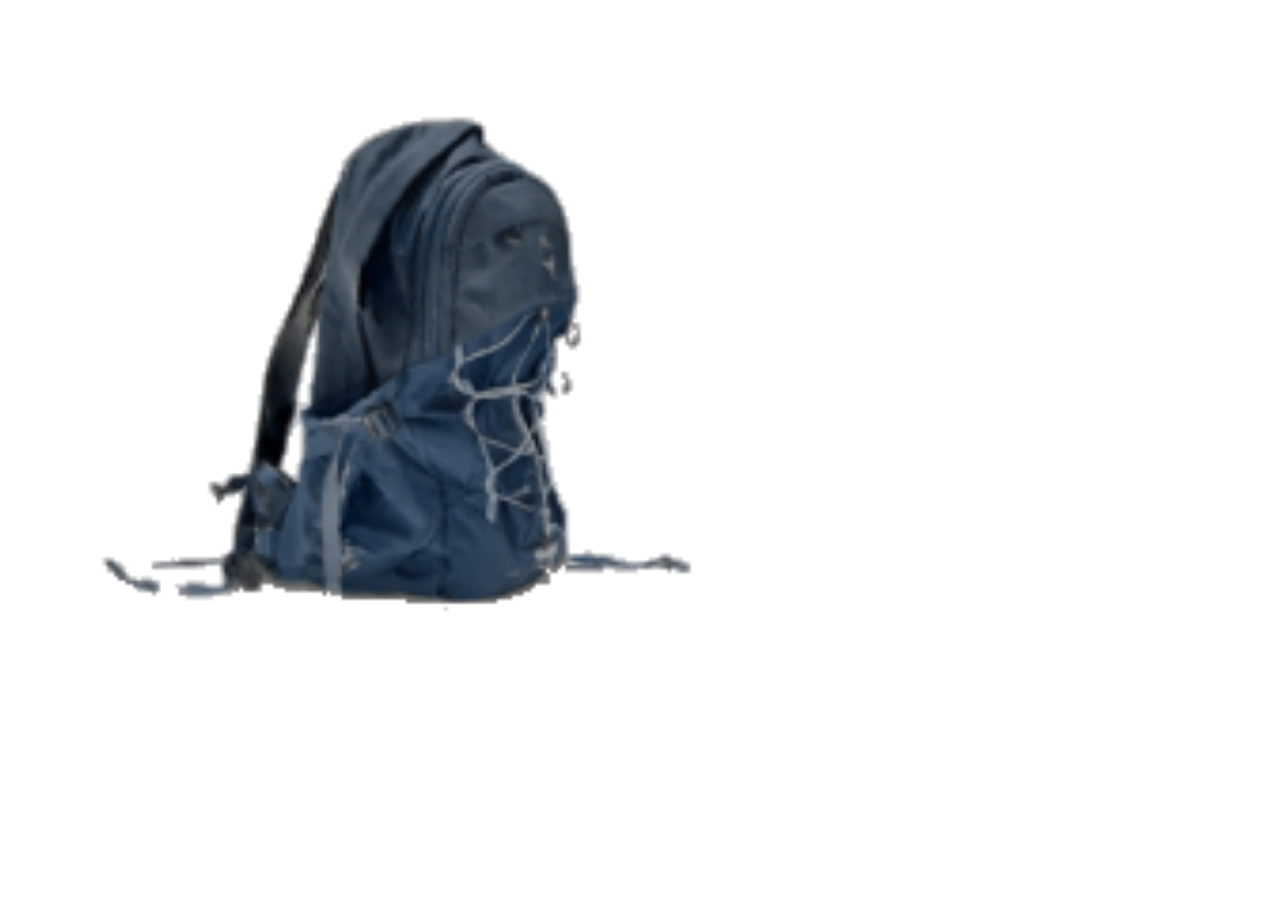
<file: index.html>
<!DOCTYPE html>
<html>
<head>

    <title>digi-pack</title>
    <link rel="stylesheet" href="web.css">
    
<style>
h1 {
    text-align: center;
}

p{
    text-align: center;
    font-size: 20px;
    font-family: 'Trebuchet MS', 'Lucida Sans Unicode', 'Lucida Grande', 'Lucida Sans', Arial, sans-serif;

}

img{
    width: 60%;
    text-align: center;
}

</style>

    </head>
    
<body>





<a href="index2.html"><img src="bag_spin.gif"></a>



</body>

    </html>
</file>
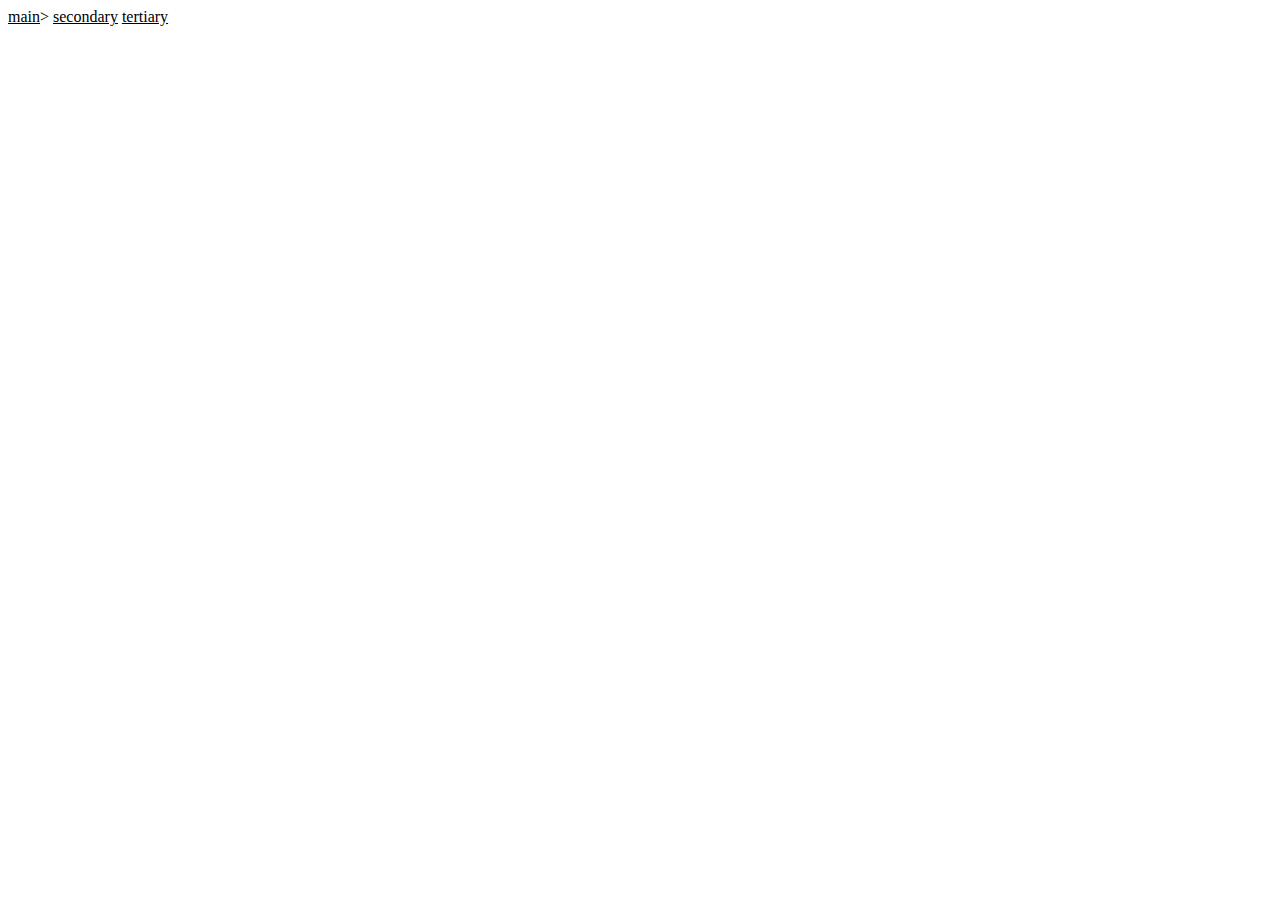
<file: index2.html>
<!DOCTYPE html>
<html>
<head>

    <title>digi-pack</title>
    <link rel="stylesheet" href="web.css">

<style>
h1 {
    text-align: center;
}

p{
    text-align: center;
    font-size: 20px;
    font-family: 'Trebuchet MS', 'Lucida Sans Unicode', 'Lucida Grande', 'Lucida Sans', Arial, sans-serif;

}

img{
    width: 60%;
    text-align: center;
}

a{
    align-items: center;
}

</style>

        </head>

<body>

<a href="index7.html">main</a>>
<a href="">secondary</a>
<a href="">tertiary</a>
</body>

    </html>
</file>
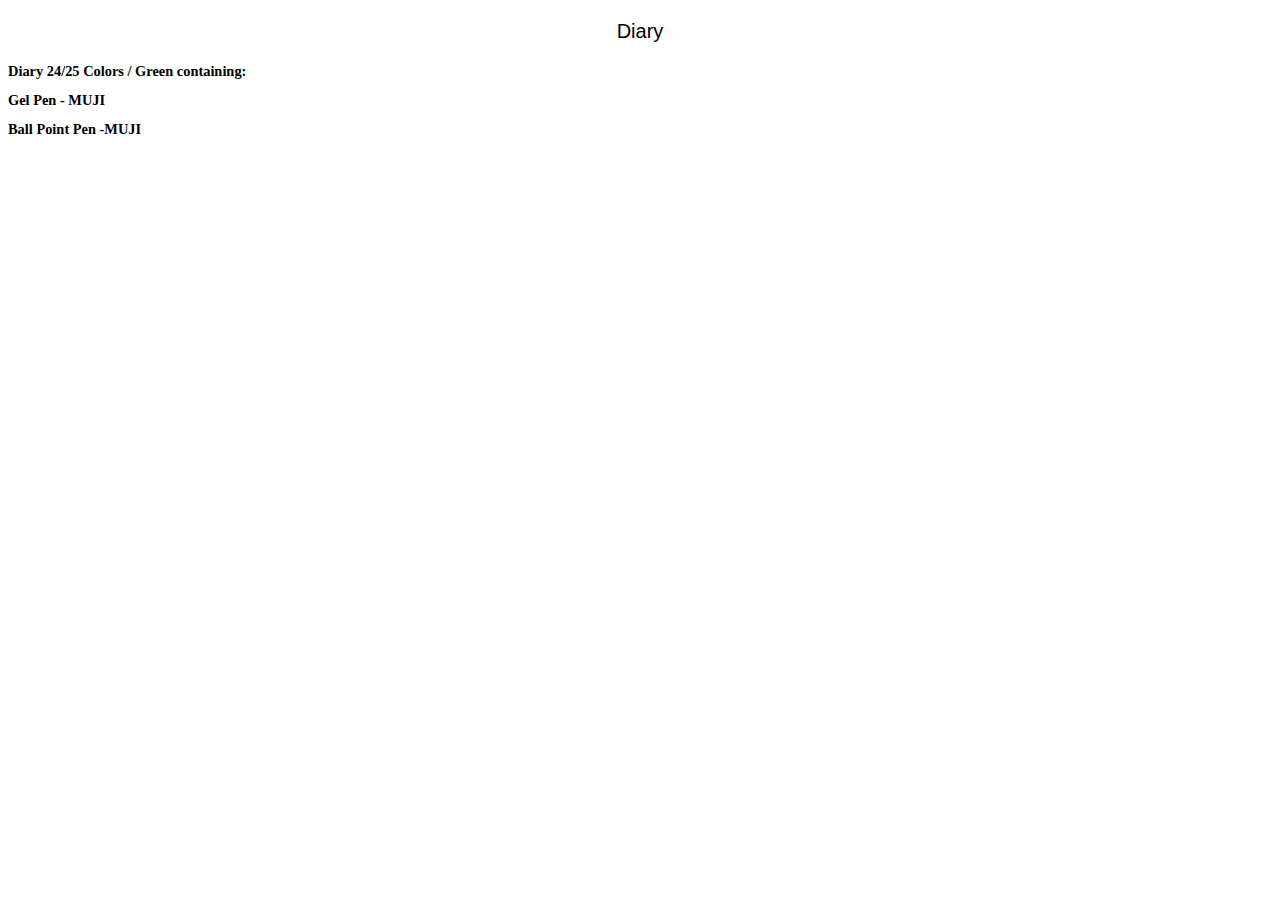
<file: index3.html>
<!DOCTYPE html>
<html>
<head>

    <title>digi-pack</title>
    <link rel="stylesheet" href="web.css">

<style>
h1 {
    text-align: center;
}

p{
    text-align: center;
    font-size: 20px;
    font-family: 'Trebuchet MS', 'Lucida Sans Unicode', 'Lucida Grande', 'Lucida Sans', Arial, sans-serif;

}

img{
    width: 30%;
    text-align: center;
}

a{
    align-items: center;
}

</style>

    
        </head>

<body>

<p> Diary</p>
    
<h2>Diary 24/25 Colors / Green containing:</h2>
<h2>Gel Pen - MUJI</h2>
<h2>Ball Point Pen -MUJI</h2>



    

</body>
    
    </html>
</file>
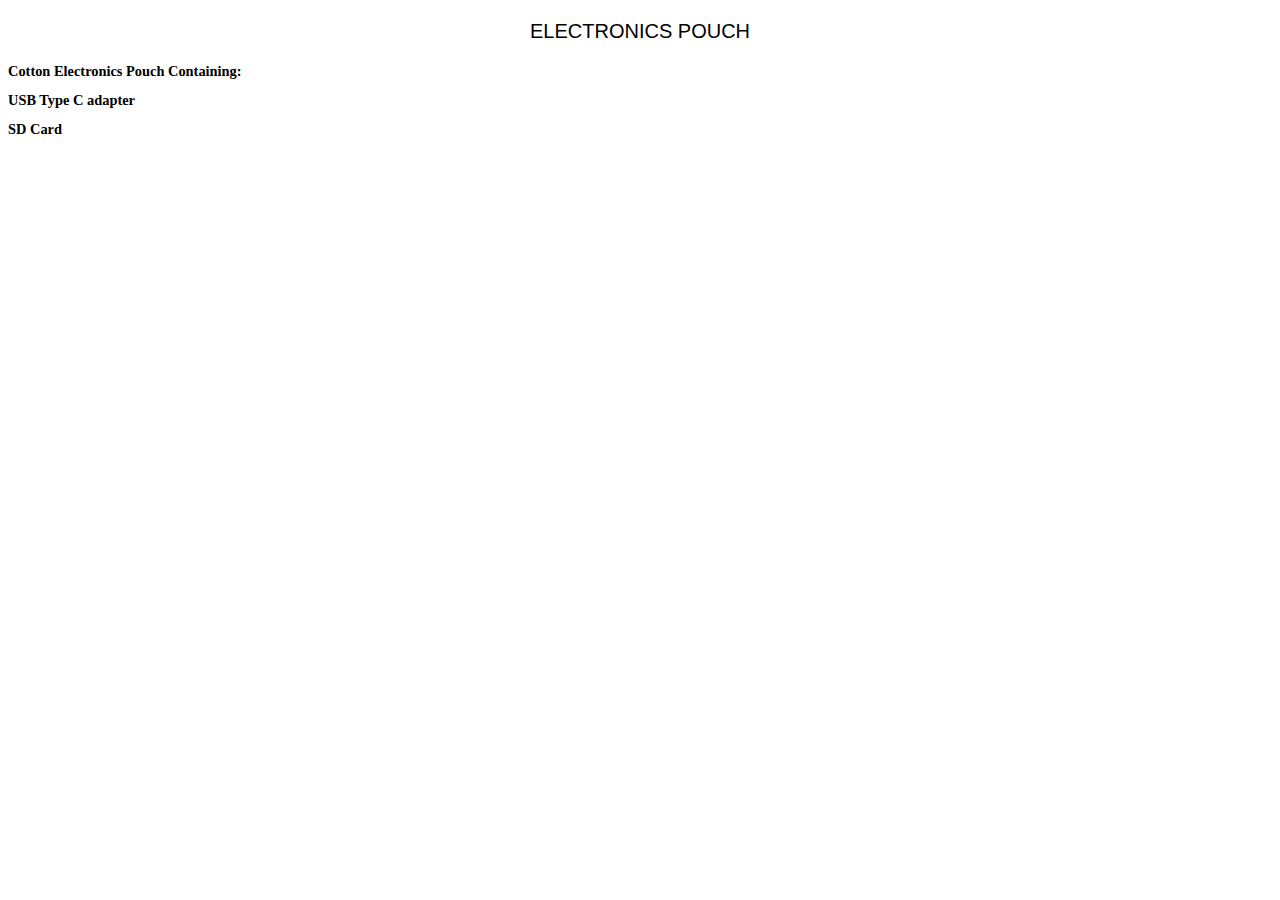
<file: index4.html>
<!DOCTYPE html>
<html>
<head>

    <title>digi-pack</title>
    <link rel="stylesheet" href="web.css">

<style>
h1 {
    text-align: center;
}

p{
    text-align: center;
    font-size: 20px;
    font-family: 'Trebuchet MS', 'Lucida Sans Unicode', 'Lucida Grande', 'Lucida Sans', Arial, sans-serif;

}

img{
    width: 30%;
    text-align: center;
}

a{
    align-items: center;
}

</style>

        </head>

<body>

<p> ELECTRONICS POUCH</p>
    
<h2>Cotton Electronics Pouch Containing:</h2>
<h2>USB Type C adapter</h2>
<h2>SD Card</h2>

    

</body>

        </html>
</file>
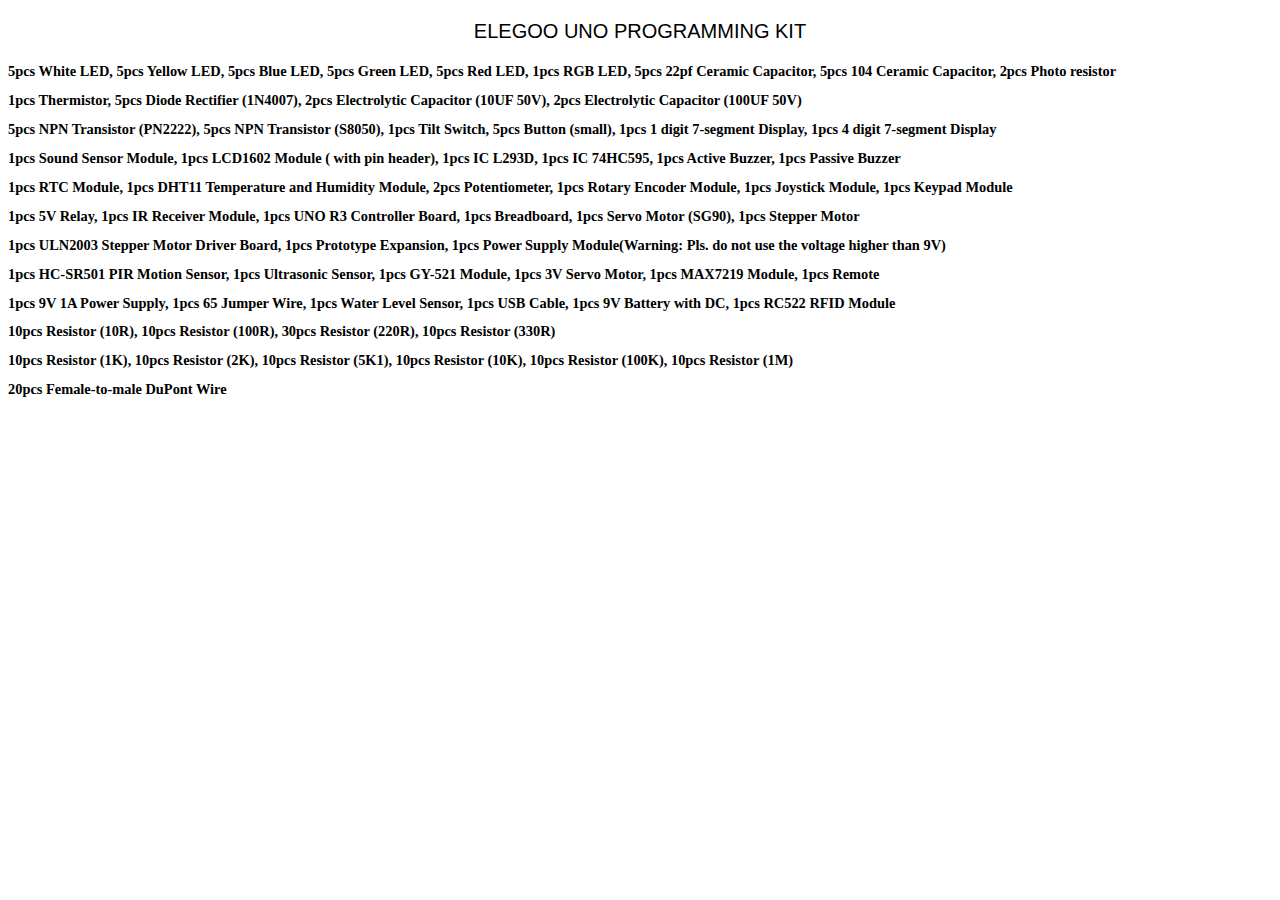
<file: index5.html>
<!DOCTYPE html>
<html>
<head>

    <title>digi-pack</title>
    <link rel="stylesheet" href="web.css">

<style>
h1 {
    text-align: center;
}

p{
    text-align: center;
    font-size: 20px;
    font-family: 'Trebuchet MS', 'Lucida Sans Unicode', 'Lucida Grande', 'Lucida Sans', Arial, sans-serif;

}

img{
    width: 30%;
    text-align: center;
}

a{
    align-items: center;
}

</style>

        </head>

<body>

<p> ELEGOO UNO PROGRAMMING KIT</p>
    <div></div>
<h2>5pcs White LED, 5pcs Yellow LED, 5pcs Blue LED, 5pcs Green LED, 5pcs Red LED, 1pcs RGB LED, 5pcs 22pf Ceramic Capacitor, 5pcs 104 Ceramic Capacitor, 2pcs Photo resistor</h2>

<h2>1pcs Thermistor, 5pcs Diode Rectifier (1N4007), 2pcs Electrolytic Capacitor (10UF 50V), 2pcs Electrolytic Capacitor (100UF 50V)</h2>

<h2>5pcs NPN Transistor (PN2222), 5pcs NPN Transistor (S8050), 1pcs Tilt Switch, 5pcs Button (small), 1pcs 1 digit 7-segment Display, 1pcs 4 digit 7-segment Display</h2>

<h2>1pcs Sound Sensor Module, 1pcs LCD1602 Module ( with pin header), 1pcs IC L293D, 1pcs IC 74HC595, 1pcs Active Buzzer, 1pcs Passive Buzzer</h2>

<h2>1pcs RTC Module, 1pcs DHT11 Temperature and Humidity Module, 2pcs Potentiometer, 1pcs Rotary Encoder Module, 1pcs Joystick Module, 1pcs Keypad Module</h2>

<h2>1pcs 5V Relay, 1pcs IR Receiver Module, 1pcs UNO R3 Controller Board, 1pcs Breadboard, 1pcs Servo Motor (SG90), 1pcs Stepper Motor</h2>

<h2>1pcs ULN2003 Stepper Motor Driver Board, 1pcs Prototype Expansion, 1pcs Power Supply Module(Warning: Pls. do not use the voltage higher than 9V)</h2>

<h2>1pcs HC-SR501 PIR Motion Sensor, 1pcs Ultrasonic Sensor, 1pcs GY-521 Module, 1pcs 3V Servo Motor, 1pcs MAX7219 Module, 1pcs Remote</h2>

<h2>1pcs 9V 1A Power Supply, 1pcs 65 Jumper Wire, 1pcs Water Level Sensor, 1pcs USB Cable, 1pcs 9V Battery with DC, 1pcs RC522 RFID Module</h2>

<h2>10pcs Resistor (10R), 10pcs Resistor (100R), 30pcs Resistor (220R), 10pcs Resistor (330R)</h2>

<h2>10pcs Resistor (1K), 10pcs Resistor (2K), 10pcs Resistor (5K1), 10pcs Resistor (10K), 10pcs Resistor (100K), 10pcs Resistor (1M)</h2>

<h2>20pcs Female-to-male DuPont Wire</h2>    
    

</body>

        </html>
</file>
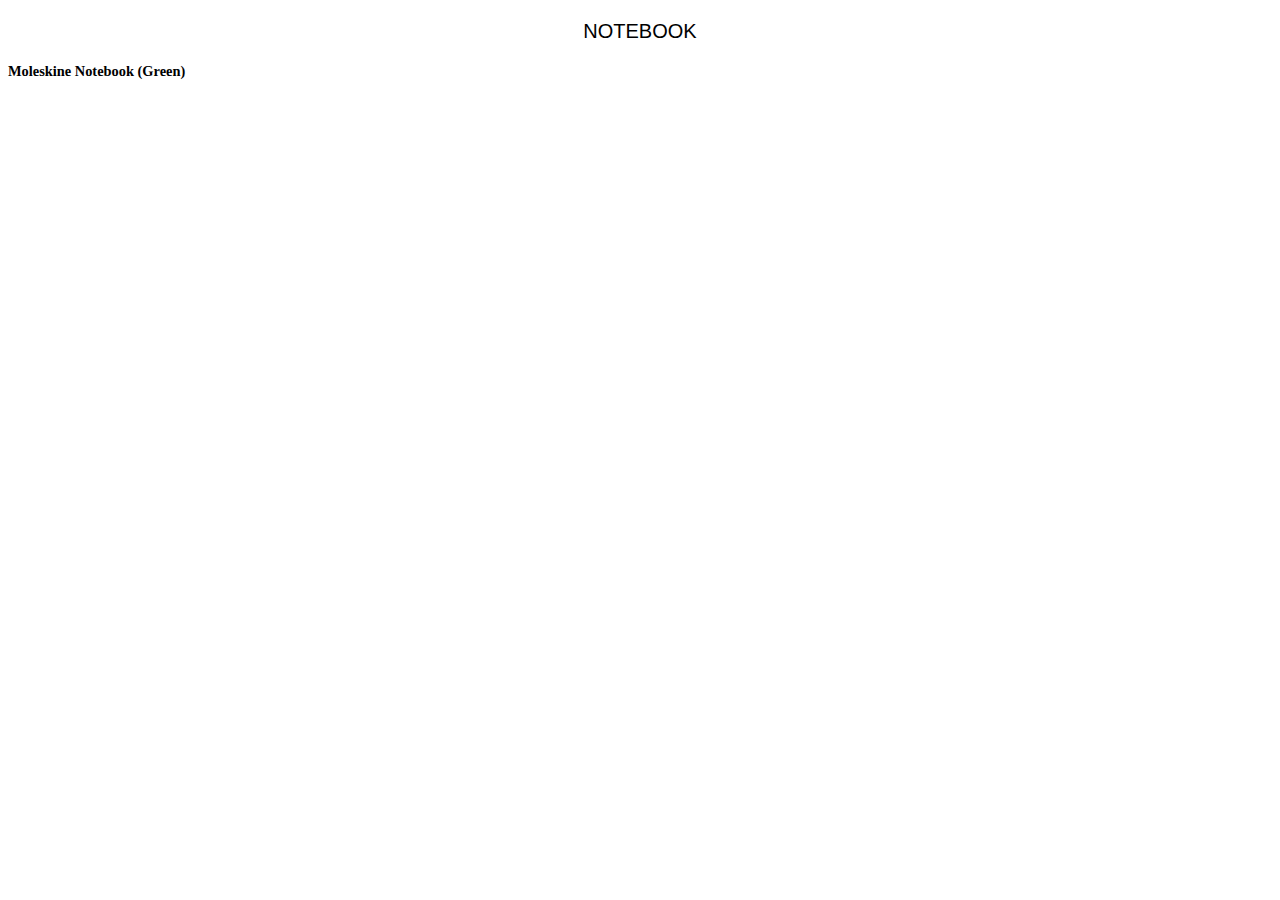
<file: index6.html>
<!DOCTYPE html>
<html>
<head>

    <title>digi-pack</title>
    <link rel="stylesheet" href="web.css">

<style>
h1 {
    text-align: center;
}

p{
    text-align: center;
    font-size: 20px;
    font-family: 'Trebuchet MS', 'Lucida Sans Unicode', 'Lucida Grande', 'Lucida Sans', Arial, sans-serif;

}

img{
    width: 30%;
    text-align: center;
}

a{
    align-items: center;
}

</style>

        </head>

<body>

<p> NOTEBOOK</p>
    
<h2>Moleskine Notebook (Green)</h2>

    

</body>

        </html>
</file>
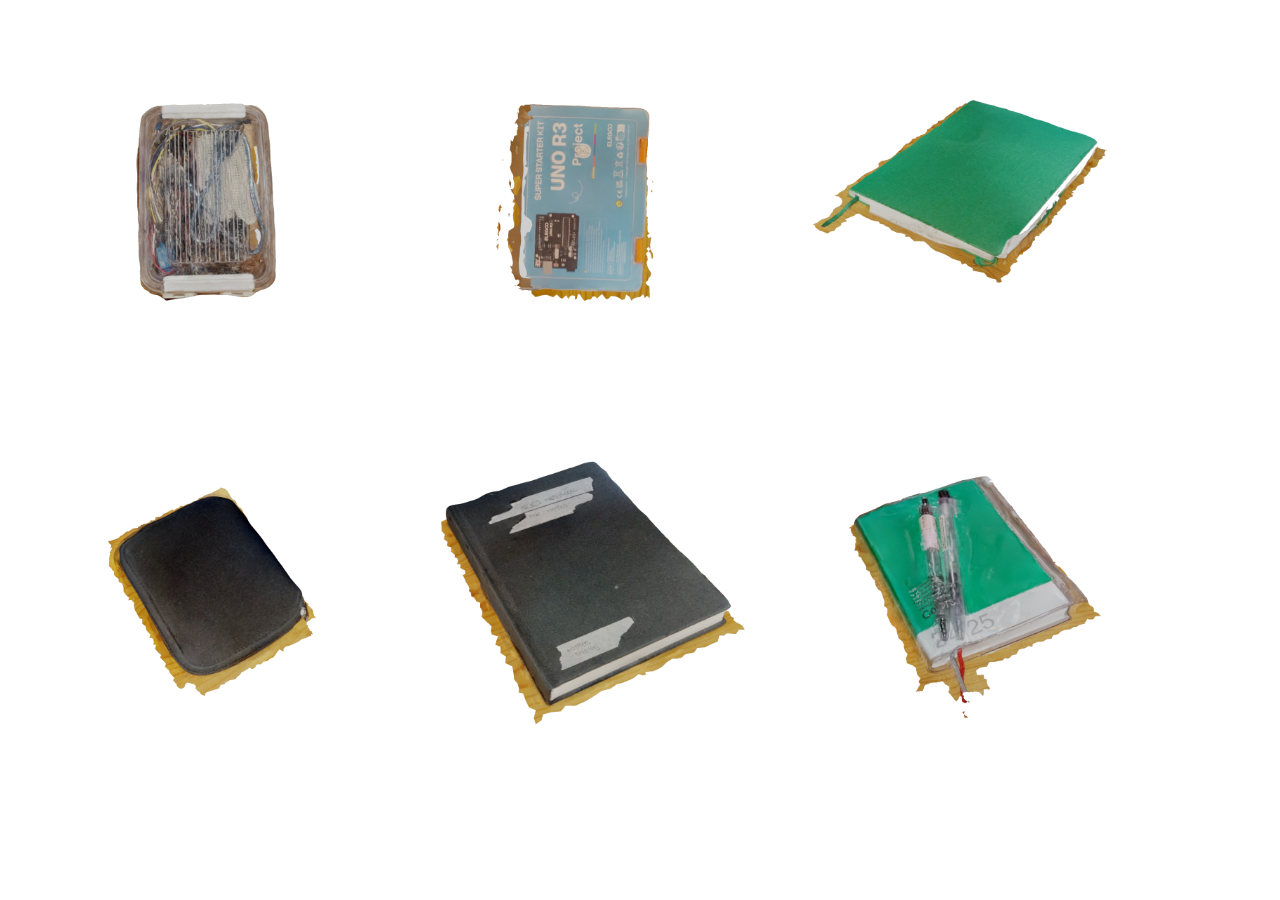
<file: index7.html>
<!DOCTYPE html>
<html>
<head>

    <title>digi-pack</title>
    <link rel="stylesheet" href="web.css">

<style>
h1 {
    text-align: center;
}

p{
    text-align: center;
    font-size: 20px;
    font-family: 'Trebuchet MS', 'Lucida Sans Unicode', 'Lucida Grande', 'Lucida Sans', Arial, sans-serif;

}

img{
    width: 30%;
    text-align: center;
}

a{
    align-items: center;
}

</style>

    </head>
    
<body>

<a href="programming_box.html"><img src="objects/programming_kit.png"></a> 
<a href="index5.html"><img src="objects/elegoo.png"></a>
<a href="moleskine.html"><img src="objects/moleskine.png"></a>
<a href="index4.html"><img src="objects/electronics.png"></a>
<a href="index6.html"><img src="objects/sketchbook.png"></a>
<a href="index3.html"><img src="objects/diary.png"></a>
</body>

    
        </html>
</file>
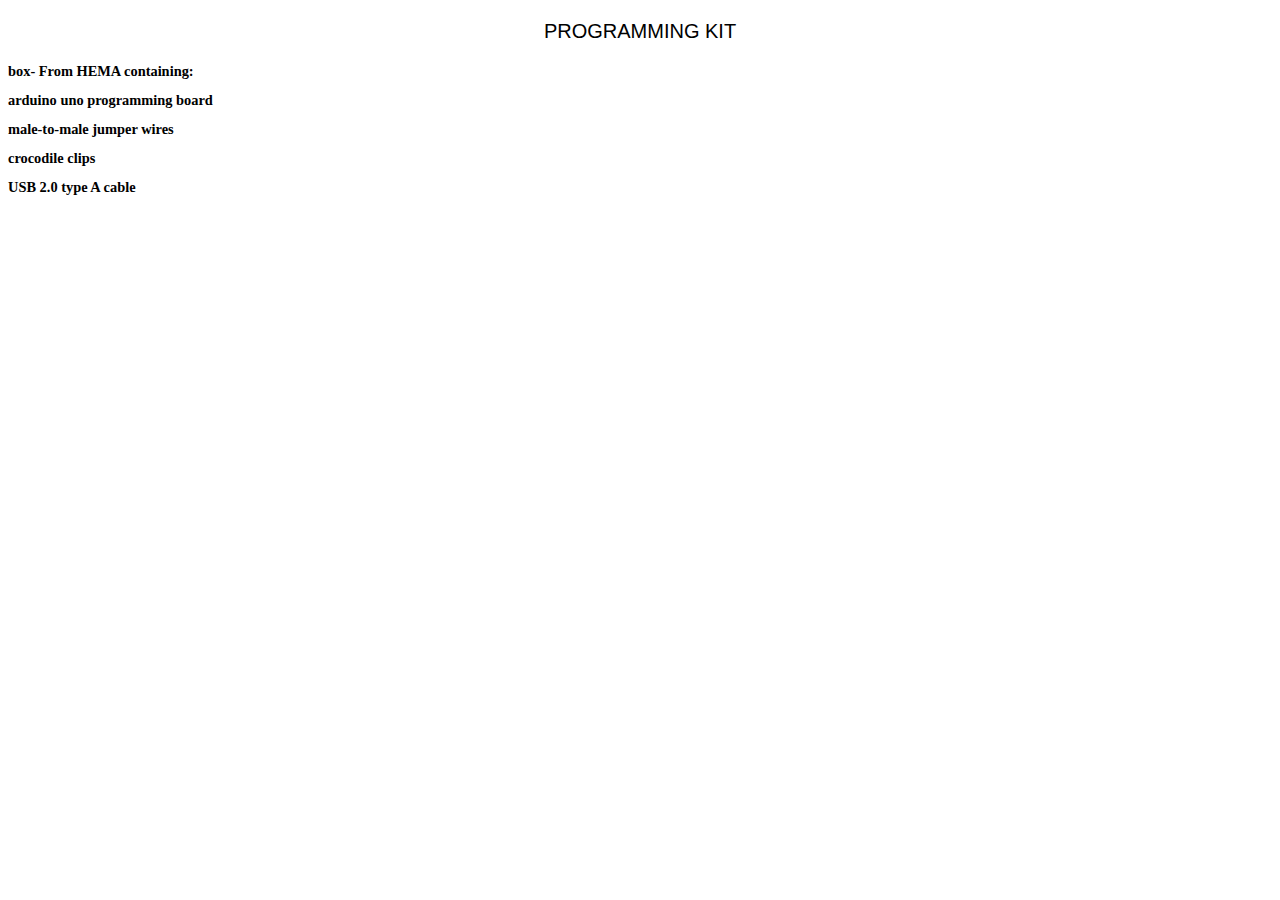
<file: programming_box.html>
<!DOCTYPE html>
<html>
<head>

    <title>digi-pack</title>
    <link rel="stylesheet" href="web.css">

<style>
h1 {
    text-align: center;
}

p{
    text-align: center;
    font-size: 20px;
    font-family: 'Trebuchet MS', 'Lucida Sans Unicode', 'Lucida Grande', 'Lucida Sans', Arial, sans-serif;

}

img{
    width: 30%;
    text-align: center;
}

a{
    align-items: center;
}

</style>


<body>

<p> PROGRAMMING KIT</p>
    <div></div>
    
<h2>box- From HEMA containing:</h2>
<h2>arduino uno programming board</h2>
<h2>male-to-male jumper wires</h2>
<h2>crocodile clips</h2>
<h2>USB 2.0 type A cable</h2>
</body>
</file>
<file: web.css>
.bg {
    background-color: white;
    background-size: cover;
}


img {
    text-align: center;
    width: 80%;
}


a   {
        color: black;
        font-size: 100%;
        font-family: TrebuchetMS;
        text-align: center;
}



h1  {
    
    text-align: right;
    color: black;
    font-style: italic;
    font-family: Helvetica;
}

h2  {
    font-family: TrebuchetMS;
    text-align: left;
    color: black;
    font-style: bold;
    font-size: 90%
}

h3  {
    font-family: TrebuchetMS;    
    color: #aaff00
    text-align: right;
    font-style: bold;
    font-size: 90%
}

button  {
    font-family: TrebuchetMS;
    font-style: bold;
    color: white;
    background-color: blue;
    font-size: 30px;
    
}

button:hover    {
    background-color: #aaff00;
    color: blue;
}

.center{

        display: block;
        margin-left: auto;
        margin-right: auto;
        width: 60%;
}

.img_left{
    float: left;

}

.img_right{
    float: right
}


p   {
    font-family: monospace;
}

#bottom_button  {
    position: relative;
    width: 10%;
    margin-left: 300px;
    margin-right: 300px;
    
        
}

#about_button   {
    position: relative;
    width: 10%;
}

#contact_button {
    position: relative;
    width: 10%;
}
</file>
